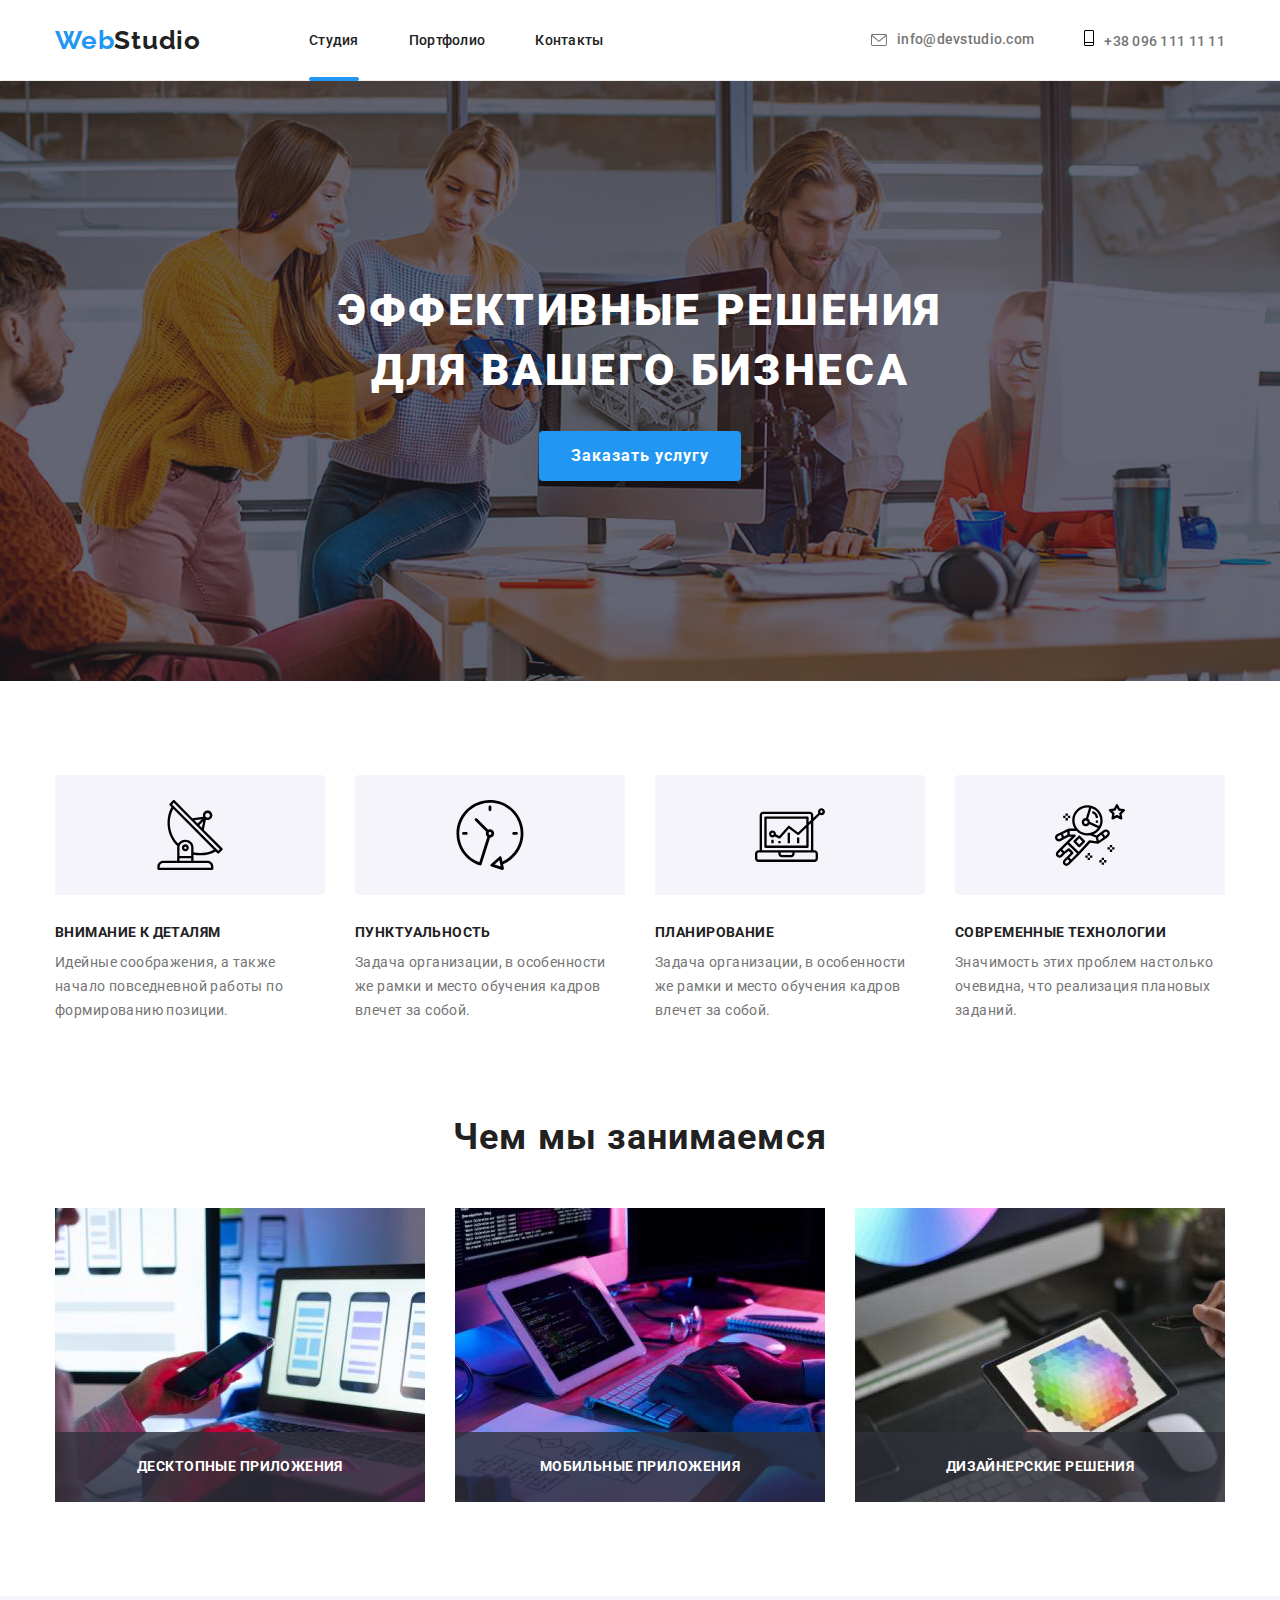
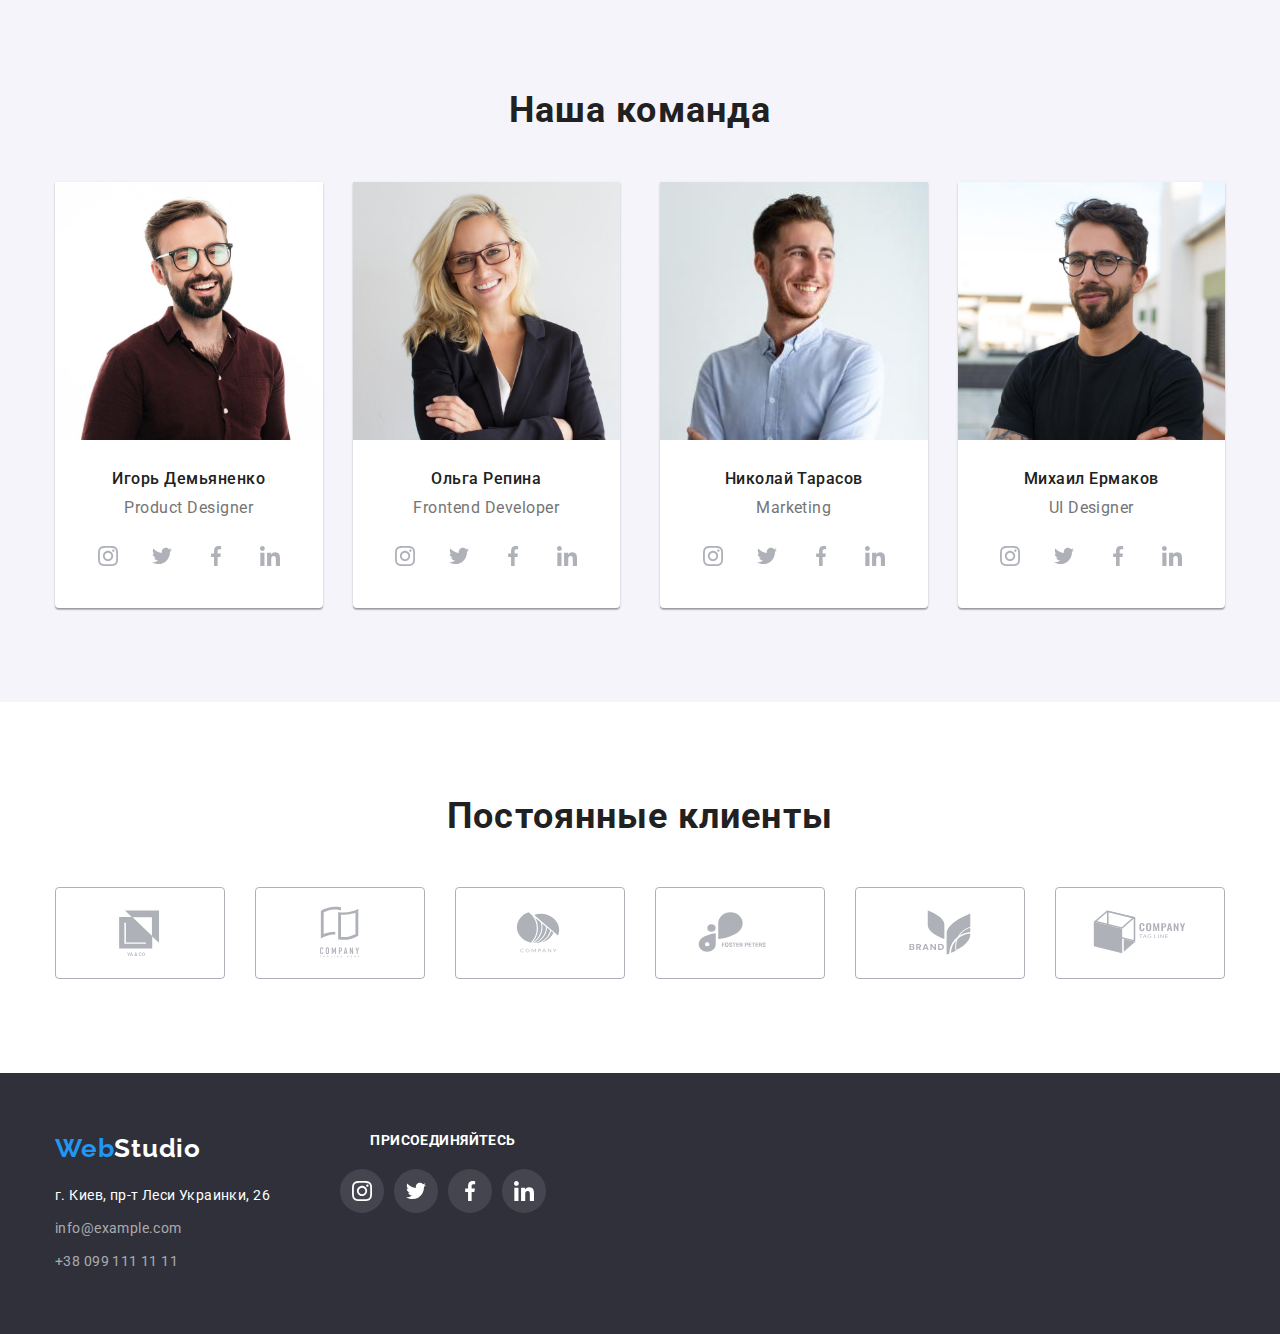
<file: index.html>
<!DOCTYPE html>
<html lang="ru">
<head>
    <meta charset="UTF-8">
    <meta http-equiv="X-UA-Compatible" content="IE=edge">
    <meta name="viewport" content="width=device-width, initial-scale=1.0">
    <title>Document</title>
    <link href="https://fonts.googleapis.com/css2?family=Raleway:wght@700&family=Roboto:wght@400;500;700;900&display=swap"
    rel="stylesheet" />
    <link rel="stylesheet" href="https://cdnjs.cloudflare.com/ajax/libs/modern-normalize/1.1.0/modern-normalize.min.css" />
    <link rel="stylesheet" href="./css/styles.css"/>
</head>
<body>
    <header class="header">
        <div class="container">
            <nav class="header-navigation">
                <a href="./index.html" class="link header-logo">
                    <span class="web-text">Web</span><span class="colortext">Studio</span>
                </a>
                <ul class="list header-list">
                    <li class="header-item"><a class="link header-link active" href="./index.html">Студия</a></li>
                    <li class="header-item"><a class="link header-link" href="./portfolio.html">Портфолио</a></li>
                    <li class="header-item"><a class="link header-link" href="#">Контакты</a></li>
                </ul>
            </nav>
            <ul class="list header-contacts">
                <li>
                    <a class="link header-mailto" href="mailto:info@devstudio.com">
                        <svg class="header-mailto-icon" width="16" height="12">
                            <use href="./images/symbol-defs.svg#icon-mail"></use>
                        </svg>info@devstudio.com
                    </a>
                </li>
                <li>
                    <a class="link header-tel" href="tel:+380961111111">
                        <svg class="header-tel-icon" width="10" height="16">
                            <use href="./images/symbol-defs.svg#icon-phone"></use>
                        </svg>+38 096 111 11 11
                    </a>
                </li>
            </ul>
        </div>
    </header>
    <main>
    <section class="main-banner">
        <div class="container">
            <h1 class="main-text">Эффективные решения для вашего бизнеса</h1>
            <button data-modal-open class="main-button" type="button">Заказать услугу</button>
            <div class="backdrop is-hidden">
                <div class="modal">
                    <p>
                        Технокряк это современная площадка распространения коронавируса. Компании используют эту платформу для цифрового
                        шпионажа и атак на защищённые сервера конкурентов.
                    </p>
                    <button>Закрыть</button>
                </div>
            </div>
        </div>
    </section>
    <section class="description-wrapper">
        <div class="container">
            <ul class="list description">
                <li>
                    <a class="svg-wrap">
                        <svg width="70" height="70">
                            <use href="./images/symbol-defs.svg#icon-antenna"></use>
                        </svg>
                    </a>
                    <h3 class="description-title">Внимание к деталям</h3>
                    <p>Идейные соображения, а также начало повседневной работы по формированию позиции.</p>
                </li>
                <li>
                    <a class="svg-wrap">
                        <svg width="70" height="70">
                            <use href="./images/symbol-defs.svg#icon-clock"></use>
                        </svg>
                    </a>
                    <h3 class="description-title">Пунктуальность</h3>
                    <p>Задача организации, в особенности же рамки и место обучения кадров влечет за собой.</p>
                </li>
                <li>
                    <a class="svg-wrap">
                        <svg width="70" height="70">
                            <use href="./images/symbol-defs.svg#icon-diagram"></use>
                        </svg>
                    </a>
                    <h3 class="description-title">Планирование</h3>
                    <p>Задача организации, в особенности же рамки и место обучения кадров влечет за собой.</p>
                </li>
                <li>
                    <a class="svg-wrap">
                        <svg width="70" height="70">
                            <use href="./images/symbol-defs.svg#icon-astronaut"></use>
                        </svg>
                    </a>
                    <h3 class="description-title">Современные технологии</h3>
                    <p>Значимость этих проблем настолько очевидна, что реализация плановых заданий.</p>
                </li>
            </ul>
        </div>
    </section>

<!------------------what-we-do------------------>
    
    <section class="what-we-do">
        <div class="container">
            <h2 class="what-we-do-title">Чем мы занимаемся</h2>
            <ul class="list gallery">
                <li>
                    <img class="what-we-do-img" src="./images/img2.jpeg" alt="Сидя за ПК держит в руках телефон" width="370" height="294" />
                    <p class="what-we-do-text">Десктопные приложения</p>
                </li>
                <li>
                    <img class="what-we-do-img" src="./images/img1.jpeg" alt="Работа за компьютером, набирает текст" width="370" height="294" />
                    <p class="what-we-do-text">Мобильные приложения</p>
                </li>
                <li>
                    <img class="what-we-do-img" src="./images/img3.jpeg" alt="Держит в руках планшет, выбирает цвет" width="370" height="294" />
                    <p class="what-we-do-text">Дизайнерские решения</p>
                </li>
            </ul>
        </div>
    </section>
    <!-- Наша команда -->
    <section class="our-team">
        <div class="container">
            <h2>Наша команда</h2>
            <ul class="list ul-teams">
                <li>
                    <img src="./images/img4.jpeg" alt="Игорь Демьяненко" width="270" height="260"/>
                    <h3>Игорь Демьяненко</h3>
                    <p>Product Designer</p>
                    <ul class="list">
                        <li class="our-team-people">
                            <a tabindex=0 class="employee">
                                <svg class="our-team-icon" width="20" height="20">
                                    <use href="./images/symbol-defs.svg#icon-instagram">
                                    </use>
                                </svg>
                            </a>
                        </li>
                        <li class="our-team-people">
                            <a tabindex=0 class="employee">
                                <svg class="our-team-icon" width="20" height="20">
                                    <use href="./images/symbol-defs.svg#icon-twitter">
                                    </use>
                                </svg>
                            </a>
                        </li>
                        <li class="our-team-people">
                            <a tabindex=0 class="employee">
                                <svg class="our-team-icon" width="20" height="20">
                                    <use href="./images/symbol-defs.svg#icon-facebook">
                                    </use>
                                </svg>
                            </a>
                        </li>
                        <li class="our-team-people">
                            <a tabindex=0 class="employee">
                                <svg class="our-team-icon" width="20" height="20">
                                    <use href="./images/symbol-defs.svg#icon-linkedin">
                                    </use>
                                </svg>
                            </a>
                        </li>
                    </ul>
                </li>
                <li class="our-team-people">
                    <img src="./images/img5.jpeg" alt="Ольга Репина" width="270" height="260"/>
                    <h3>Ольга Репина</h3>
                    <p>Frontend Developer</p>
                    <ul class="list">
                        <li class="our-team-people">
                            <a tabindex=0 class="employee">
                                <svg class="our-team-icon" width="20" height="20">
                                    <use href="./images/symbol-defs.svg#icon-instagram">
                                    </use>
                                </svg>
                            </a>
                        </li>
                        <li class="our-team-people">
                            <a tabindex=0 class="employee">
                                <svg class="our-team-icon" width="20" height="20">
                                    <use href="./images/symbol-defs.svg#icon-twitter">
                                    </use>
                                </svg>
                            </a>
                        </li>
                        <li class="our-team-people">
                            <a tabindex=0 class="employee">
                                <svg class="our-team-icon" width="20" height="20">
                                    <use href="./images/symbol-defs.svg#icon-facebook">
                                    </use>
                                </svg>
                            </a>
                        </li>
                        <li class="our-team-people">
                            <a tabindex=0 class="employee">
                                <svg class="our-team-icon" width="20" height="20">
                                    <use href="./images/symbol-defs.svg#icon-linkedin">
                                    </use>
                                </svg>
                            </a>
                        </li>
                    </ul>
                </li>
                <li class="our-team-people">
                    <img src="./images/img6.jpeg" alt="Николай Тарасов" width="270" height="260"/>
                    <h3>Николай Тарасов</h3>
                    <p>Marketing</p>
                    <ul class="list">
                        <li class="our-team-people">
                            <a tabindex=0 class="employee">
                                <svg class="our-team-icon" width="20" height="20">
                                    <use href="./images/symbol-defs.svg#icon-instagram">
                                    </use>
                                </svg>
                            </a>
                        </li>
                        <li class="our-team-people">
                            <a tabindex=0 class="employee">
                                <svg class="our-team-icon" width="20" height="20">
                                    <use href="./images/symbol-defs.svg#icon-twitter">
                                    </use>
                                </svg>
                            </a>
                        </li>
                        <li class="our-team-people">
                            <a tabindex=0 class="employee">
                                <svg class="our-team-icon" width="20" height="20">
                                    <use href="./images/symbol-defs.svg#icon-facebook">
                                    </use>
                                </svg>
                            </a>
                        </li>
                        <li class="our-team-people">
                            <a tabindex=0 class="employee">
                                <svg class="our-team-icon" width="20" height="20">
                                    <use href="./images/symbol-defs.svg#icon-linkedin">
                                    </use>
                                </svg>
                            </a>
                        </li>
                    </ul>
                </li class="our-team-people">
                <li>
                    <img src="./images/img7.jpeg" alt="Михаил Ермаков" width="270" height="260"/>
                    <h3>Михаил Ермаков</h3>
                    <p>UI Designer</p>
                    <ul class="list">
                        <li class="our-team-people">
                            <a tabindex=0 class="employee">
                                <svg class="our-team-icon" width="20" height="20">
                                    <use href="./images/symbol-defs.svg#icon-instagram">
                                    </use>
                                </svg>
                            </a>
                        </li>
                        <li class="our-team-people">
                            <a tabindex=0 class="employee">
                                <svg class="our-team-icon" width="20" height="20">
                                    <use href="./images/symbol-defs.svg#icon-twitter">
                                    </use>
                                </svg>
                            </a>
                        </li>
                        <li class="our-team-people">
                            <a tabindex=0 class="employee">
                                <svg class="our-team-icon" width="20" height="20">
                                    <use href="./images/symbol-defs.svg#icon-facebook">
                                    </use>
                                </svg>
                            </a>
                        </li>
                        <li class="our-team-people">
                            <a tabindex=0 class="employee">
                                <svg class="our-team-icon" width="20" height="20">
                                    <use href="./images/symbol-defs.svg#icon-linkedin">
                                    </use>
                                </svg>
                            </a>
                        </li>
                    </ul>
                </li>
        </ul class="list">
        </div>
    </section>
            <section class="companys">
                <h2 class="companys-title">Постоянные клиенты</h2>
                    <ul class="list companys-ul">
                        <li tabindex=0 class="companys-li">
                            <a class="companys-a">
                                <svg class="companys-icon" width="106" height="60">
                                    <use href="./images/symbol-defs.svg#icon-client1"></use>
                                </svg>
                            </a>
                        </li>
                        <li tabindex=0 class="companys-li">
                            <a class="companys-a">
                                <svg class="companys-icon" width="106" height="60">
                                    <use href="./images/symbol-defs.svg#icon-client2"></use>
                                </svg>
                            </a>
                        </li>
                        <li tabindex=0 class="companys-li">
                            <a class="companys-a">
                                <svg class="companys-icon" width="106" height="60">
                                    <use href="./images/symbol-defs.svg#icon-client3"></use>
                                </svg>
                            </a>
                        </li>
                        <li tabindex=0 class="companys-li">
                            <a class="companys-a">
                                <svg class="companys-icon" width="106" height="60">
                                    <use href="./images/symbol-defs.svg#icon-client4"></use>
                                </svg>
                            </a>
                        </li>
                        <li tabindex=0 class="companys-li">
                            <a class="companys-a">
                                <svg class="companys-icon" width="106" height="60">
                                    <use href="./images/symbol-defs.svg#icon-client5"></use>
                                </svg>
                            </a>
                        </li>
                        <li tabindex=0 class="companys-li">
                            <a class="companys-a">
                                <svg class="companys-icon" width="106" height="60">
                                    <use href="./images/symbol-defs.svg#icon-client6"></use>
                                </svg>
                            </a>
                        </li>
                    </ul>
            
            </section>
    </main>
    <!-- Подвал -->
    <footer class="footer">
        <div class="container footer-cont">
            <div>
                <a class="link logo-footer" href="/">
                    <span class="web-text-footer">Web</span><span class="colortext-footer">Studio</span>
                </a>
                <!-- Секция подвала, контакты -->
                <address>
                    <ul class="list">
                        <li><a class="link address-line" href="" target="_blank">г. Киев, пр-т Леси Украинки, 26</a></li>
                        <li><a class="link address-mail" href="mailto:info@example.com">info@example.com</a></li>
                        <li><a class="link address-tel" href="tel:+380991111111">+38 099 111 11 11</a></li>
                    </ul>
                </address> 
            </div>
            <div class="footer-join">
        <h2 class="footer-title">присоединяйтесь</h2>
        <ul class="list footer-ul">
            <li class="footer-svg">
                <a tabindex=0 class="footer-a">
                    <svg class="footer-icon" width="20" height="20">
                        <use href="./images/symbol-defs.svg#icon-instagram">
                        </use>
                    </svg>
                </a>
            </li>
            <li class="footer-svg">
                <a tabindex=0 class="footer-a">
                    <svg class="footer-icon" width="20" height="20">
                        <use href="./images/symbol-defs.svg#icon-twitter">
                        </use>
                    </svg>
                </a>
            </li>
            <li class="footer-svg">
                <a tabindex=0 class="footer-a">
                    <svg class="footer-icon" width="20" height="20">
                        <use href="./images/symbol-defs.svg#icon-facebook">
                        </use>
                    </svg>
                </a>
            </li>
            <li class="footer-svg">
                <a tabindex=0 class="footer-a">
                    <svg class="footer-icon" width="20" height="20">
                        <use href="./images/symbol-defs.svg#icon-linkedin">
                        </use>
                    </svg>
                </a>
            </li>
        </ul>
        </div>
        </div>
    </footer>
    <div class="backdrop is-hidden" data-modal>
        <div class="modal">
            <button type="button" class="modal-close" data-modal-close>
                <svg class="modal-close-icon" width="11" height="11">
                    <use href="./images/symbol-defs.svg#icon-close"></use>
                </svg>
            </button>
        </div>
    </div>
    <script src="./js/modal.js"></script>
</body>
</html>
</file>
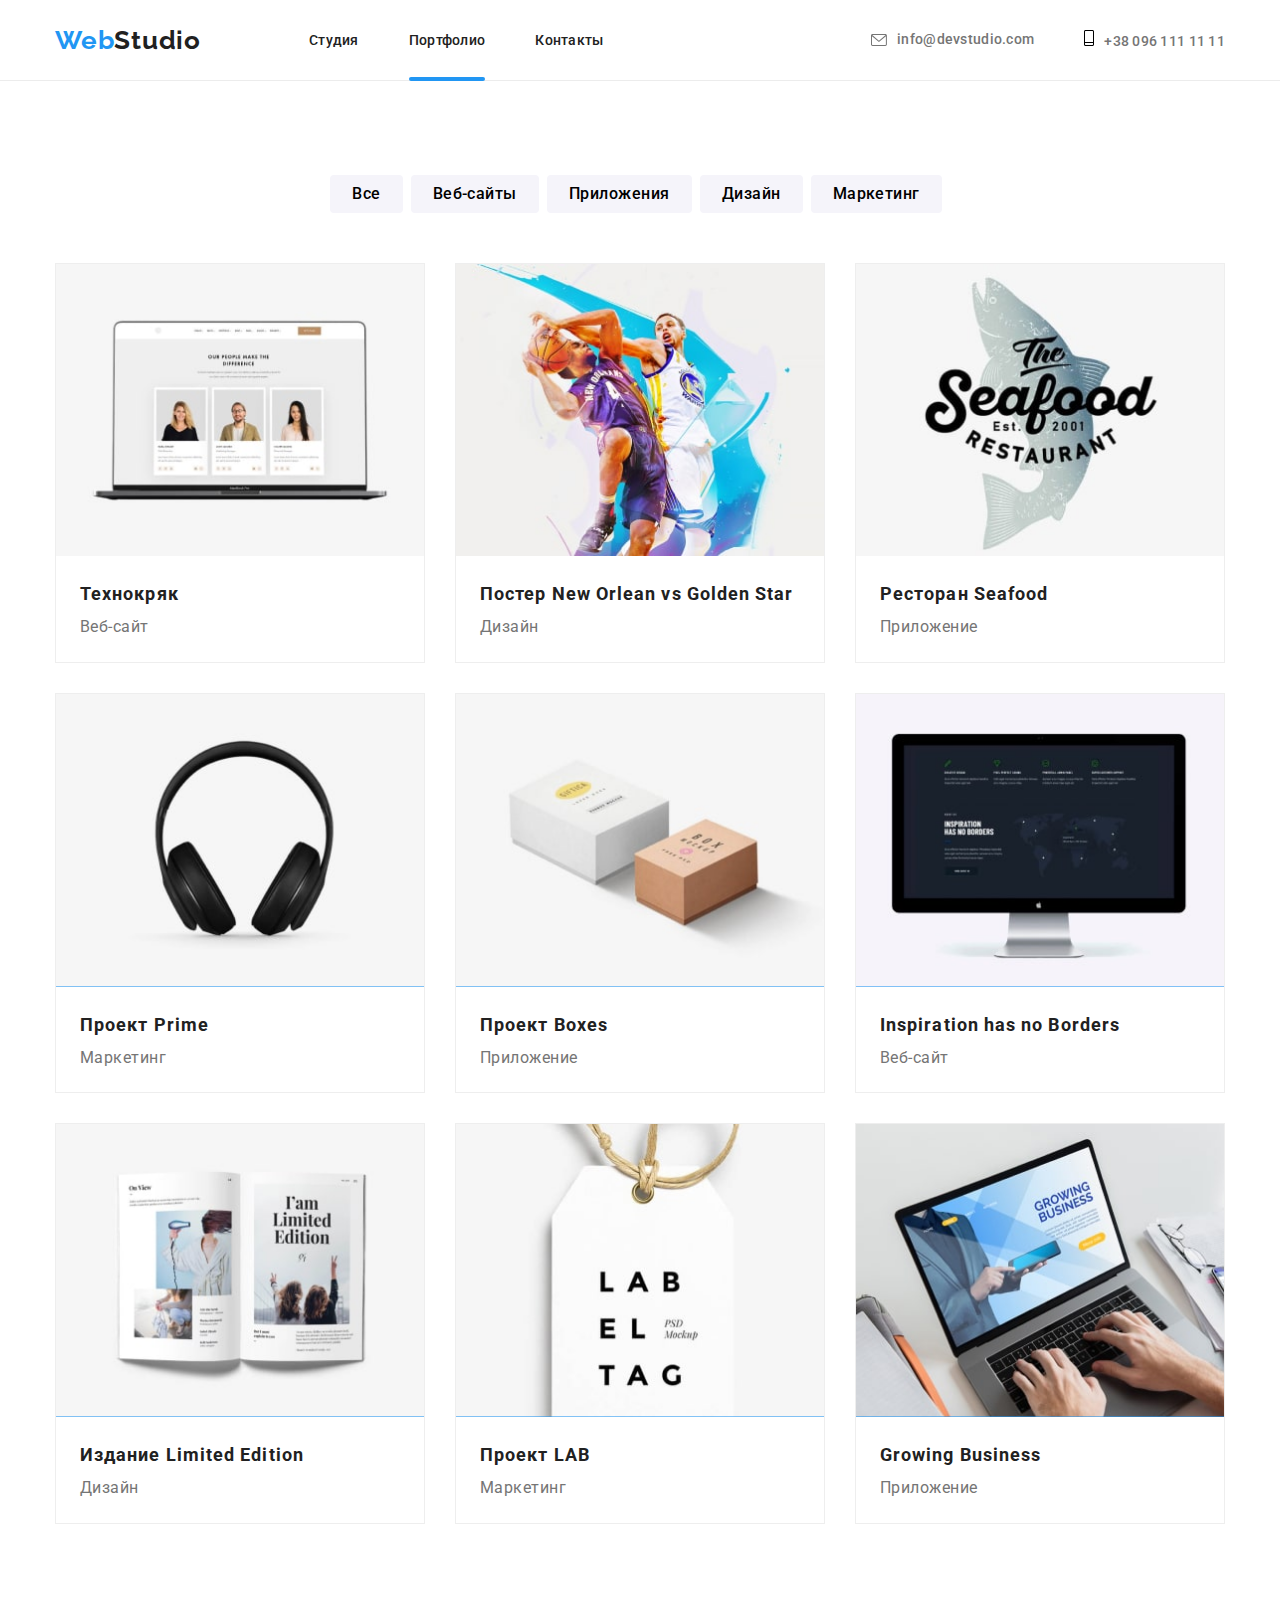
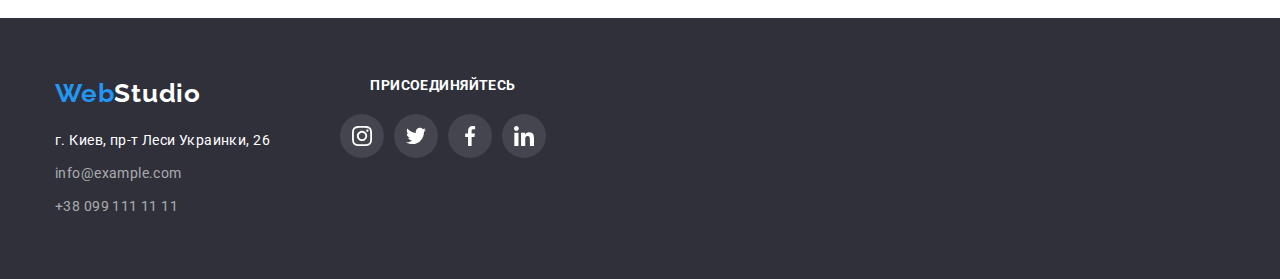
<file: portfolio.html>
<!DOCTYPE html>
<html lang="ru">
<head>
    <meta charset="UTF-8">
    <meta http-equiv="X-UA-Compatible" content="IE=edge">
    <meta name="viewport" content="width=device-width, initial-scale=1.0">
    <title>Document</title>
    <link href="https://fonts.googleapis.com/css2?family=Raleway:wght@700&family=Roboto:wght@400;500;700;900&display=swap"
        rel="stylesheet"/>
    <link rel="stylesheet" href="https://cdnjs.cloudflare.com/ajax/libs/modern-normalize/1.1.0/modern-normalize.min.css" />
    <link rel="stylesheet" href="./css/styles.css" />
</head>
<body>
    <header class="header">
        <div class="container">
            <nav class="header-navigation">
                <a href="./index.html" class="link header-logo">
                    <span class="web-text">Web</span><span class="colortext">Studio</span>
                </a>
                <ul class="list header-list">
                    <li class="header-item"><a class="link header-link" href="./index.html">Студия</a></li>
                    <li class="header-item"><a class="link header-link active" href="./portfolio.html">Портфолио</a></li>
                    <li class="header-item"><a class="link header-link" href="#">Контакты</a></li>
                </ul>
            </nav>
            <ul class="list header-contacts">
                <li>
                    <a class="link header-mailto" href="mailto:info@devstudio.com">
                        <svg class="header-mailto-icon" width="16" height="12">
                            <use href="./images/symbol-defs.svg#icon-mail"></use>
                        </svg>info@devstudio.com
                    </a>
                </li>
                <li>
                    <a class="link header-tel" href="tel:+380961111111">
                        <svg class="header-tel-icon" width="10" height="16">
                            <use href="./images/symbol-defs.svg#icon-phone"></use>
                        </svg>+38 096 111 11 11
                    </a>
                </li>
            </ul>
        </div>
    </header>
    <main>
    <section class="filters-section">
        <div class="container">
            <ul class="list filters">
                <li><button type="button">Все</button></li>
                <li><button type="button">Веб-сайты</button></li>
                <li><button type="button">Приложения</button></li>
                <li><button type="button">Дизайн</button></li>
                <li><button type="button">Маркетинг</button></li>
            </ul>
            <ul class="list portfolio-img">
                <li class="portfolio-img-li">
                    <div class="overlay">    
                        <div class="overlay-img">
                            <img src="./images/1.jpeg" alt="экран сайта" width="370" height="294">
                            <div class="text-box">
                                <p class="text-hover">Технокряк это современная площадка распространения коронавируса. Компании используют эту платформу для цифрового
                                шпионажа и атак на защищённые сервера конкурентов.</p>
                            </div>
                        </div>
                        <div class="portfolio-img-text">
                            <h2>Технокряк</h2>
                            <p>Веб-сайт</p>
                        </div>
                    </div>
                </li>
                <li class="portfolio-img-li">
                    <div class="overlay">
                        <div class="overlay-img">
                            <img src="./images/2.jpeg" alt="экран сайта" width="370" height="294">
                            <div class="text-box">
                                <p class="text-hover">Технокряк это современная площадка распространения коронавируса. Компании
                                    используют эту платформу для цифрового
                                    шпионажа и атак на защищённые сервера конкурентов.</p>
                            </div>
                        </div>
                        <div class="portfolio-img-text">
                            <h2>Постер New Orlean vs Golden Star</h2>
                            <p>Дизайн</p>
                        </div>
                    </div>
                </li>
                <li class="portfolio-img-li">
                    <div class="overlay">
                        <div class="overlay-img">
                            <img src="./images/3.jpeg" alt="экран сайта" width="370" height="294">
                            <div class="text-box">
                                <p class="text-hover">Технокряк это современная площадка распространения коронавируса. Компании
                                    используют эту платформу для цифрового
                                    шпионажа и атак на защищённые сервера конкурентов.</p>
                            </div>
                        </div>
                        <div class="portfolio-img-text">
                            <h2>Ресторан Seafood</h2>
                            <p>Приложение</p>
                        </div>
                    </div>
                </li>
                <li class="portfolio-img-li">
                    <div class="overlay">
                        <div class="overlay-img">
                            <img src="./images/4.jpeg" alt="экран сайта" width="370" height="294">
                            <div class="text-box">
                                <p class="text-hover">Технокряк это современная площадка распространения коронавируса. Компании
                                    используют эту платформу для цифрового
                                    шпионажа и атак на защищённые сервера конкурентов.</p>
                            </div>
                        </div>
                        <div class="portfolio-img-text">
                            <h2>Проект Prime</h2>
                            <p>Маркетинг</p>
                        </div>
                    </div>
                </li>
                <li class="portfolio-img-li">
                    <div class="overlay">
                        <div class="overlay-img">
                            <img src="./images/5.jpeg" alt="экран сайта" width="370" height="294">
                            <div class="text-box">
                                <p class="text-hover">Технокряк это современная площадка распространения коронавируса. Компании
                                    используют эту платформу для цифрового
                                    шпионажа и атак на защищённые сервера конкурентов.</p>
                            </div>
                        </div>
                        <div class="portfolio-img-text">
                            <h2>Проект Boxes</h2>
                            <p>Приложение</p>
                        </div>
                    </div>
                </li>
                <li class="portfolio-img-li">
                    <div class="overlay">
                        <div class="overlay-img">
                            <img src="./images/6.jpeg" alt="экран сайта" width="370" height="294">
                            <div class="text-box">
                                <p class="text-hover">Технокряк это современная площадка распространения коронавируса. Компании
                                    используют эту платформу для цифрового
                                    шпионажа и атак на защищённые сервера конкурентов.</p>
                            </div>
                        </div>
                        <div class="portfolio-img-text">
                            <h2>Inspiration has no Borders</h2>
                            <p>Веб-сайт</p>
                        </div>
                    </div>
                </li>
                <li class="portfolio-img-li">
                    <div class="overlay">
                        <div class="overlay-img">
                            <img src="./images/7.jpeg" alt="экран сайта" width="370" height="294">
                            <div class="text-box">
                                <p class="text-hover">Технокряк это современная площадка распространения коронавируса. Компании
                                    используют эту платформу для цифрового
                                    шпионажа и атак на защищённые сервера конкурентов.</p>
                            </div>
                        </div>
                        <div class="portfolio-img-text">
                            <h2>Издание Limited Edition</h2>
                            <p>Дизайн</p>
                        </div>
                    </div>
                </li>
                <li class="portfolio-img-li">
                    <div class="overlay">
                        <div class="overlay-img">
                            <img src="./images/8.jpeg" alt="экран сайта" width="370" height="294">
                            <div class="text-box">
                                <p class="text-hover">Технокряк это современная площадка распространения коронавируса. Компании
                                    используют эту платформу для цифрового
                                    шпионажа и атак на защищённые сервера конкурентов.</p>
                            </div>
                        </div>
                        <div class="portfolio-img-text">
                            <h2>Проект LAB</h2>
                            <p>Маркетинг</p>
                        </div>
                    </div>
                </li>
                <li class="portfolio-img-li">
                    <div class="overlay">
                        <div class="overlay-img">
                            <img src="./images/9.jpeg" alt="экран сайта" width="370" height="294">
                            <div class="text-box">
                                <p class="text-hover">Технокряк это современная площадка распространения коронавируса. Компании
                                    используют эту платформу для цифрового
                                    шпионажа и атак на защищённые сервера конкурентов.</p>
                            </div>
                        </div>
                        <div class="portfolio-img-text">
                            <h2>Growing Business</h2>
                            <p>Приложение</p>
                        </div>
                    </div>
                </li>
            </ul>
        </div>
    </section>
    </main>
    <!-- Подвал -->
    <footer class="footer">
        <div class="container footer-cont">
            <div>
                <a class="link logo-footer" href="/">
                    <span class="web-text-footer">Web</span><span class="colortext-footer">Studio</span>
                </a>
                <!-- Секция подвала, контакты -->
                <address>
                    <ul class="list">
                        <li><a class="link address-line" href="" target="_blank">г. Киев, пр-т Леси Украинки, 26</a></li>
                        <li><a class="link address-mail" href="mailto:info@example.com">info@example.com</a></li>
                        <li><a class="link address-tel" href="tel:+380991111111">+38 099 111 11 11</a></li>
                    </ul>
                </address>
            </div>
            <div class="footer-join">
                <h2 class="footer-title">присоединяйтесь</h2>
                <ul class="list footer-ul">
                    <li class="footer-svg">
                        <a tabindex=0 class="footer-a">
                            <svg class="footer-icon" width="20" height="20">
                                <use href="./images/symbol-defs.svg#icon-instagram">
                                </use>
                            </svg>
                        </a>
                    </li>
                    <li class="footer-svg">
                        <a tabindex=0 class="footer-a">
                            <svg class="footer-icon" width="20" height="20">
                                <use href="./images/symbol-defs.svg#icon-twitter">
                                </use>
                            </svg>
                        </a>
                    </li>
                    <li class="footer-svg">
                        <a tabindex=0 class="footer-a">
                            <svg class="footer-icon" width="20" height="20">
                                <use href="./images/symbol-defs.svg#icon-facebook">
                                </use>
                            </svg>
                        </a>
                    </li>
                    <li class="footer-svg">
                        <a tabindex=0 class="footer-a">
                            <svg class="footer-icon" width="20" height="20">
                                <use href="./images/symbol-defs.svg#icon-linkedin">
                                </use>
                            </svg>
                        </a>
                    </li>
                </ul>
            </div>
        </div>
    </footer>
    </body>
    </html>
</file>
<file: css/styles.css>
:root {
  --main-title-color: #ffffff;
  --second-title-color: #212121;
  --main-text-color: #757575;
  --header-text-color: rgba(255, 255, 255, 0.6);
  --accent-color: #2196f3;
  --banner-color: #2f303a;
  --our-team-background-color: #f5f4fa;
  --portfolio-item-gap: 30px;
  --timing-function: 250ms cubic-bezier(0.4, 0, 0.2, 1);
}

img {
  display: block;
  max-width: 100%;
  height: auto;
}

body {
  font-family: Roboto, sans-serif;
  color: var(--second-title-color);
}

a {
  text-decoration: none;
  color: var(--second-title-color);
}

a:visited {
  color: var(--second-title-color);
}

ul {
  margin: 0;
  padding: 0;
  border: 0;
  font-size: 100%;
  font: inherit;
  vertical-align: baseline;
}

.list {
  list-style: none;
  padding: 0;
}

.link {
  text-decoration: none;
}

.container {
  width: 1200px;
  margin-left: auto;
  margin-right: auto;
  padding: 0 15px;
}

/* ----------------header---------------- */

.header {
  display: flex;
  justify-content: space-around;
  background-color: #ffffff;
  border-bottom: 1px solid #ececec;
}

.header-navigation {
  display: flex;
  align-items: center;
}

.header-logo {
  font-family: "Raleway";
  font-weight: bold;
  letter-spacing: 0.03em;
  font-size: 26px;
  line-height: 1.19;
  margin-right: 93px;
}

.colortext {
  color: #212121;
  padding-right: 15px;
  margin: 0 auto;
}

.web-text {
  color: var(--accent-color);
}

.header-list {
  margin: 0;
  display: flex;
}

.header-item {
  margin-right: 50px;
}

.header-item:last-child {
  margin-right: 0;
}

.header-link {
  display: flex;
  font-weight: 500;
  font-size: 14px;
  line-height: 1.14;
  letter-spacing: 0.02em;
  padding: 32px 0;
  position: relative;
  bottom: -1px;
  transition: color var(--timing-function), fill var(--timing-function);
}

.header-link.active::after {
  background-color: rgba(33, 150, 243, 1);
  position: absolute;
  content: "";
  width: 100%;
  height: 4px;
  border-radius: 2px;
  bottom: 0px;
  right: 0px;
}

.header-link:hover,
.header-link:focus {
  color: var(--accent-color);
  transition: color var(--timing-function);
}

.header-contacts > li:first-child {
  margin-right: 50px;
}

.header-mailto-icon {
  margin-right: 10px;
}

.header-mailto-icon {
  fill: currentColor;
}

.header-mailto {
  display: flex;
  align-items: center;
  font-weight: 500;
  font-size: 14px;
  line-height: 1.14;
  letter-spacing: 0.02em;
  color: var(--main-text-color);
  transition: color var(--timing-function), fill var(--timing-function);
}

.header-mailto:hover .header-mailto-icon,
.header-mailto:focus .header-mailto-icon,
.header-tel:hover .header-tel-icon,
.header-tel:focus .header-tel-icon {
  fill: var(--accent-color);
  transition: fill var(--timing-function);
}

.header-tel:hover,
.header-tel:focus,
.header-mailto:hover,
.header-mailto:focus {
  color: var(--accent-color);
}

.header-contacts {
  display: flex;
  align-items: center;
  margin-left: auto;
}

.header-mailto,
.header-tel {
  padding: 32px 0;
}

.header-tel {
  font-weight: 500;
  font-size: 14px;
  line-height: 1.14;
  letter-spacing: 0.02em;
  color: var(--main-text-color);
  width: 100%;
  height: 100%;
  align-items: center;
  justify-content: center;
  margin-right: auto;
  margin-left: auto;
  transition: color var(--timing-function), fill var(--timing-function);
}

.header-tel-icon {
  margin-right: 10px;
}

.address-tel-icon {
  fill: currentColor;
}

/* ----------------section with banner---------------- */

.main-banner {
  max-width: 1600px;
  height: 600px;
  margin: 0 auto;
  background-image: linear-gradient(
      to right,
      rgba(47, 48, 58, 0.4),
      rgba(47, 48, 58, 0.4)
    ),
    url("./../images/teams.jpeg");
  background-size: cover;
  background-repeat: no-repeat;
  background-position: center;
}

.main-banner .container {
  display: flex;
  flex-direction: column;
  justify-content: center;
  align-items: center;
  width: 100%;
  top: 80px;
  height: 600px;
}

.main-text {
  font-weight: 900;
  font-size: 44px;
  line-height: 1.36;
  text-align: center;
  letter-spacing: 0.06em;
  text-transform: uppercase;
  width: 696px;
  color: #ffffff;
  margin: 0;
  padding-bottom: 30px;
}

.main-button {
  font-family: inherit;
  font-weight: bold;
  font-size: 16px;
  line-height: 1.87;
  letter-spacing: 0.06em;
  color: #ffffff;
  padding: 10px 32px;
  background-color: var(--accent-color);
  box-shadow: 0px 4px 4px rgba(0, 0, 0, 0.15);
  border-radius: 4px;
  border: none;
}

/* ----------------DESCRIPTION---------------- */

/* .description-wrapper .container {
  text-align: center;
  padding-top: 94px;
} */

.description-wrapper {
  text-align: center;
  padding-top: 94px;
}

.description {
  display: flex;
}

.description > li .svg-wrap {
  display: flex;
  justify-content: center;
  align-items: center;
  background: #f5f4fa;
  border-radius: 4px;
  width: 270px;
  height: 120px;
}

.description > li {
  width: 270px;
  display: inline-block;
  margin-right: 30px;
  text-align: left;
}

.description > li:last-child {
  margin-right: 0;
}

.description h3 {
  margin: 0;
  font-weight: bold;
  font-size: 14px;
  line-height: 1.14;
  letter-spacing: 0.03em;
  text-transform: uppercase;
  padding-top: 30px;
  padding-bottom: 10px;
}

.description p {
  width: 270px;
  font-size: 14px;
  line-height: 1.71;
  letter-spacing: 0.03em;
  color: var(--main-text-color);
  padding: 0;
  margin: 0;
}
/* ----------------what-we-do---------------- */

.what-we-do {
  padding: 94px 0;
  text-align: center;
}

.what-we-do-title {
  font-weight: bold;
  font-size: 36px;
  line-height: 1.16;
  text-align: center;
  letter-spacing: 0.03em;
  margin-bottom: 50px;
  margin-top: 0;
}

.what-we-do ul > li {
  width: 370px;
  display: inline-block;
  /* margin-right: 30px; */
}

.gallery li {
  margin-right: 30px;
  position: relative;
}

.gallery li:last-child {
  margin-right: 0px;
}

.gallery {
  display: flex;
}

.what-we-do-text {
  display: flex;
  align-items: center;
  justify-content: center;
  bottom: 0;
  position: absolute;
  font-weight: 700;
  font-size: 14px;
  line-height: 1.14;
  text-align: center;
  letter-spacing: 0.03em;
  text-transform: uppercase;
  color: #ffffff;
  background-image: linear-gradient(
    rgba(47, 48, 58, 0.8),
    rgba(47, 48, 58, 0.8)
  );
  width: 100%;
  height: 70px;
  margin: 0;
  padding: 0;
}

/* ----------------OUR-TEAM---------------- */

.our-team {
  padding: 94px 0;
  background-color: var(--our-team-background-color);
}

.our-team h2 {
  font-weight: bold;
  text-align: center;
  font-size: 36px;
  line-height: 1.16;
  letter-spacing: 0.03em;
  margin: 0 auto 50px auto;
}

.our-team ul {
  display: flex;
  justify-content: center;
  margin: 0;
}

.our-team-people + .our-team-people {
  margin-left: 10px;
}

.employee {
  display: flex;
  justify-content: center;
  align-items: center;
  width: 100%;
  height: 100%;
  background-color: #fff;
  border-radius: 50%;
  padding: 12px;
  color: #afb1b8;
  transition: background-color var(--timing-function),
    fill var(--timing-function);
}

.our-team-icon {
  fill: currentColor;
}

.employee:hover,
.employee:focus {
  background-color: var(--accent-color);
}

.employee:hover .our-team-icon,
.employee:focus .our-team-icon {
  fill: #fff;
  transition: fill var(--timing-function);
}

.our-team ul.ul-teams > li {
  padding-bottom: 30px;
  margin-right: 30px;
  text-align: center;
  background-color: var(--main-title-color);
  border-radius: 0px 0px 4px 4px;
  box-shadow: 0px 1px 3px rgba(0, 0, 0, 0.12), 0px 1px 1px rgba(0, 0, 0, 0.14),
    0px 2px 1px rgba(0, 0, 0, 0.2);
}

.our-team ul > li:last-child {
  margin-right: 0;
}

.our-team ul > li > h3 {
  margin: 30px 0 10px 0;
  font-weight: 500;
  font-size: 16px;
  line-height: 1.18;
  text-align: center;
  letter-spacing: 0.03em;
}

.our-team ul > li > p {
  padding-bottom: 16px;
  margin: 0;
  font-size: 16px;
  line-height: 1.18;
  text-align: center;
  letter-spacing: 0.03em;
  color: var(--main-text-color);
}

/* ----------------COMPANYS---------------- */

.companys {
  padding-top: 94px;
  padding-bottom: 94px;
}

.companys-title {
  font-weight: bold;
  font-size: 36px;
  line-height: 1.16;
  text-align: center;
  letter-spacing: 0.03em;
  margin-bottom: 50px;
  margin-top: 0;
}

.companys-ul {
  display: flex;
  justify-content: center;
  align-items: center;
}

.companys-li {
  border: 1px solid #afb1b8;
  border-radius: 4px;
  width: 170px;
  height: 92px;
  justify-content: center;
  align-items: center;
  padding: 16px 32px;
  cursor: pointer;
}

.companys-li:hover {
  border: 1px solid var(--accent-color);
}

.companys-li + .companys-li {
  margin-left: 30px;
}

.companys-a {
  width: 100%;
  height: 100%;
  color: #afb1b8;
  display: flex;
  justify-content: center;
  align-items: center;
  transition: color var(--timing-function);
}

.companys-icon {
  fill: currentColor;
  transition: fill var(--timing-function), border cubic-bezier(0.4, 0, 0.2, 1);
}

.companys-a:hover,
.companys-a:focus {
  color: #afb1b8;
}

.companys-li:hover .companys-icon,
.companys-li:focus .companys-icon {
  fill: var(--accent-color);
  transition: fill var(--timing-function);
}

/* ----------------FOOTER---------------- */

.footer-cont {
  display: flex;
}

.footer {
  background-color: var(--banner-color);
  padding: 60px 0;
}

.logo-footer {
  display: block;
  font-family: "Raleway";
  font-weight: bold;
  font-size: 26px;
  line-height: 1.19;
  letter-spacing: 0.03em;
  color: var(--accent-color);
  margin-bottom: 20px;
}

.web-text-footer {
  color: var(--accent-color);
}

.colortext-footer {
  color: var(--main-title-color);
}

address a {
  font-style: normal;
  color: rgba(255, 255, 255, 0.6);
}

.address-line {
  display: block;
  color: var(--main-title-color);
  font-size: 14px;
  line-height: 1.71;
  letter-spacing: 0.03em;
  margin-bottom: 9px;
  transition: color var(--timing-function);
}

li > a.address-mail:hover,
li > a.address-tel:hover,
li > a.address-line:hover {
  color: var(--accent-color);
}

a.address-line:visited {
  color: var(--main-title-color);
}

a.address-mail:visited {
  color: var(--main-title-color);
}

.address-mail,
.address-tel {
  font-size: 14px;
  line-height: 1.71;
  letter-spacing: 0.03em;
  transition: color var(--timing-function);
}

.address-mail {
  display: block;
  margin-bottom: 9px;
}

.footer-join {
  margin-left: 70px;
}

.footer-title {
  margin: 0;
  font-weight: bold;
  font-size: 14px;
  line-height: 1.14;
  letter-spacing: 0.03em;
  text-transform: uppercase;
  color: #ffffff;
  text-align: center;
}

.footer-ul {
  margin-top: 20px;
  display: flex;
  justify-content: center;
  align-items: center;
}

.footer-svg + .footer-svg {
  margin-left: 10px;
}

.footer-a {
  display: flex;
  justify-content: center;
  align-items: center;
  width: 100%;
  height: 100%;
  background-color: rgba(255, 255, 255, 0.1);
  border-radius: 50%;
  padding: 12px;
  fill: #fff;
  transition: background-color var(--timing-function);
}

.footer-a:hover,
.footer-a:focus {
  background-color: var(--accent-color);
}

.footer-a:hover,
.footer-a:focus {
  color: #afb1b8;
}

/* ----------------PORTFOLIO---------------- */

header .container {
  display: flex;
  justify-content: space-between;
}

.filters-section {
  padding-top: 94px;
}

.filters {
  display: flex;
  justify-content: center;
  margin-bottom: 50px;
}

.filters button {
  font-family: inherit;
  font-weight: 500;
  font-size: 16px;
  border: none;
  margin-right: 8px;
  background: var(--our-team-background-color);
  border-radius: 4px;
  padding: 6px 22px;
  line-height: 1.62;
  text-align: center;
  letter-spacing: 0.03em;
  transition: background-color var(--timing-function),
    color var(--timing-function);
}

.filters button:hover,
.filters button:focus {
  background-color: var(--accent-color);
  color: var(--main-title-color);
  cursor: pointer;
  box-shadow: 0px 1px 1px rgba(0, 0, 0, 0.12), 0px 4px 4px rgba(0, 0, 0, 0.06),
    1px 4px 6px rgba(0, 0, 0, 0.16);
}

/* ----------------PORTFOLIO-IMG---------------- */

.overlay:hover .text-hover,
.overlay-img:hover::before {
  transform: translateY(0);
}

.overlay-img {
  overflow: hidden;
  position: relative;
}

.portfolio-img-li {
  position: relative;
}

.overlay-img::before {
  display: inline-block;
  content: "";
  position: absolute;
  top: 0;
  left: 0;
  width: 100%;
  height: 100%;
  background-image: linear-gradient(
    rgba(33, 150, 243, 0.9),
    rgba(33, 150, 243, 0.9)
  );
  opacity: 0;
  transition: transform var(--timing-function);
}

.text-box p.text-hover {
  position: absolute;
  margin: 0;
  color: #fff;
  background-color: rgba(33, 150, 243, 0.9);
  right: 0;
  bottom: 0;
  width: 100%;
  height: 100%;
  display: flex;
  justify-content: center;
  align-items: center;
  padding: 63px 24px;
  opacity: 1;
  font-size: 18px;
  line-height: 1.56;
  transform: translateY(100%);
  transition: transform var(--timing-function), opacity var(--timing-function);
}

.portfolio-img {
  position: relative;
  background-color: var(--main-title-color);
  display: flex;
  flex-wrap: wrap;
  margin-top: calc(-1 * var(--portfolio-item-gap));
  margin-left: calc(-1 * var(--portfolio-item-gap));
  padding-bottom: 94px;
}

.portfolio-img > li {
  margin-left: var(--portfolio-item-gap);
  margin-top: var(--portfolio-item-gap);
  border: 1px solid #eeeeee;
  flex-basis: calc(100% / 3 - var(--portfolio-item-gap));
}

.portfolio-img > li:hover {
  box-shadow: 0px 1px 1px rgba(0, 0, 0, 0.12), 0px 4px 4px rgba(0, 0, 0, 0.06),
    1px 4px 6px rgba(0, 0, 0, 0.16);
}

.portfolio-img h2 {
  font-weight: bold;
  font-size: 18px;
  line-height: 2;
  letter-spacing: 0.06em;
  margin: 0;
}

.portfolio-img p {
  font-size: 16px;
  line-height: 1.87;
  letter-spacing: 0.03em;
  color: var(--main-text-color);
  margin: 0;
}

.portfolio-img-text {
  padding: 20px 24px;
}

/* ----------------MODAL---------------- */

.backdrop.is-hidden {
  display: none;
  visibility: hidden;
  overflow: visible;
  opacity: 0;
  pointer-events: none;
}

.backdrop {
  width: 100%;
  height: 100%;
  background-color: rgba(0, 0, 0, 0.2);
  position: fixed;
  top: 0;
  left: 0;
  z-index: 1;
  transition: opacity 250ms, visibility 250ms;
}

.modal {
  width: 528px;
  min-height: 600px;
  background-color: #ffffff;
  border-radius: 4px;
  position: absolute;
  top: 50%;
  left: 50%;
  transform: translate(-50%, -50%);
}

.modal-close {
  width: 30px;
  height: 30px;
  background-color: transparent;
  border: 1px solid rgba(0, 0, 0, 0.1);
  border-radius: 50%;
  position: absolute;
  top: 0;
  right: 0;
  margin-top: 8px;
  margin-right: 8px;
  display: flex;
  align-items: center;
  justify-content: center;
}

.modal-close-icon {
  fill: #000000;
  display: flex;
  align-items: center;
  justify-content: center;
}
</file>
